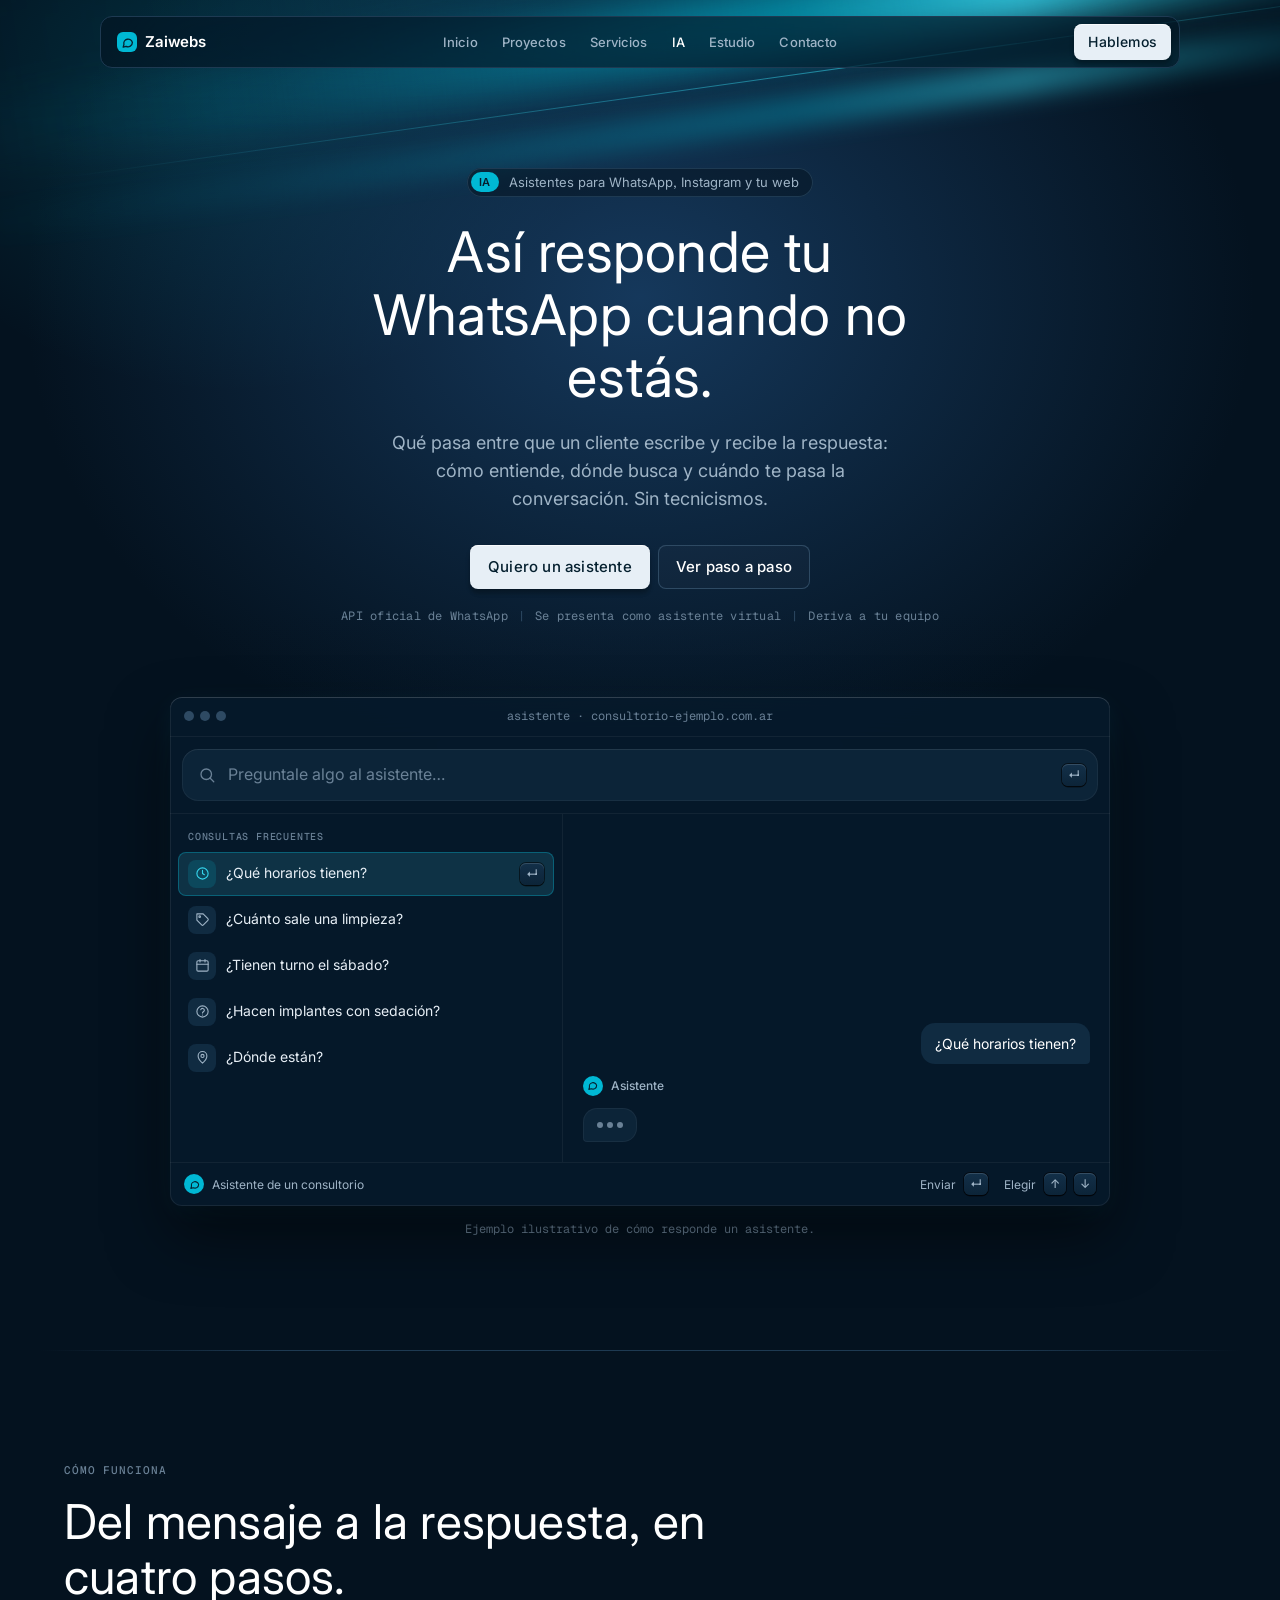
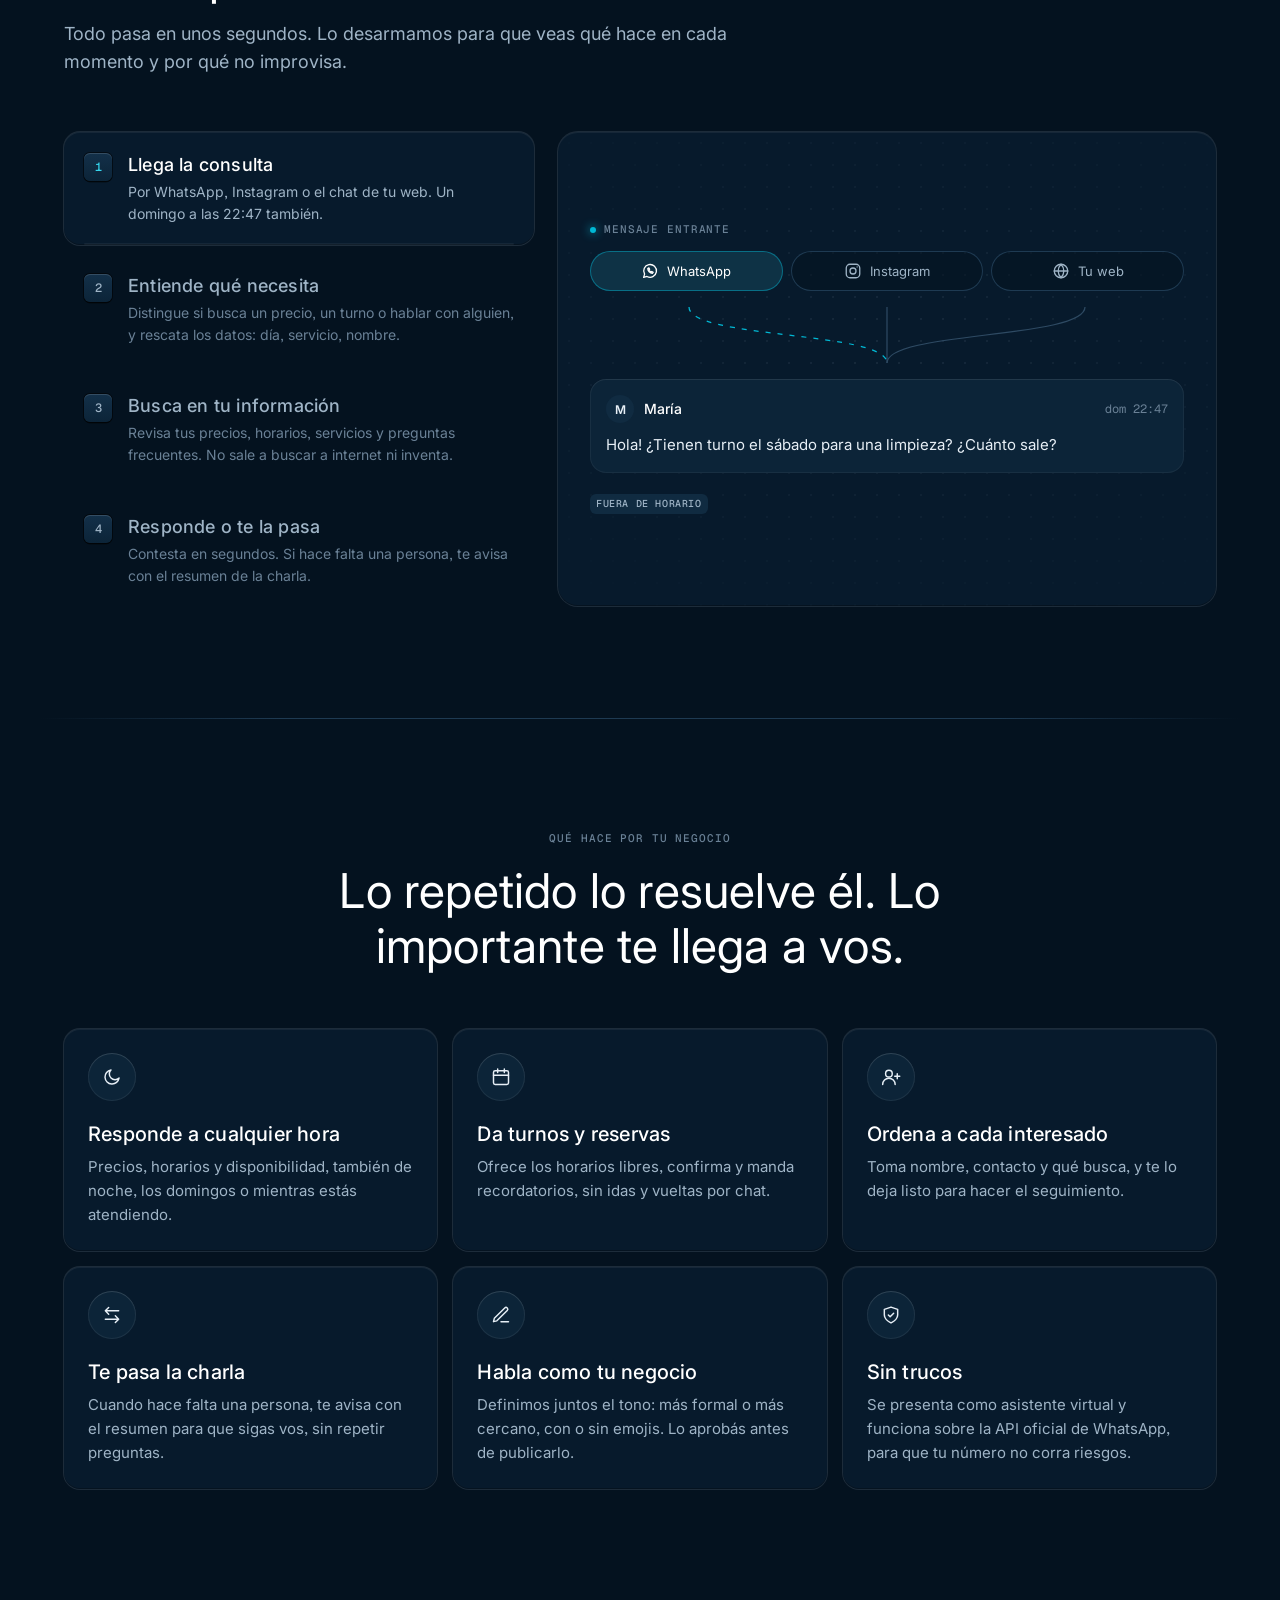
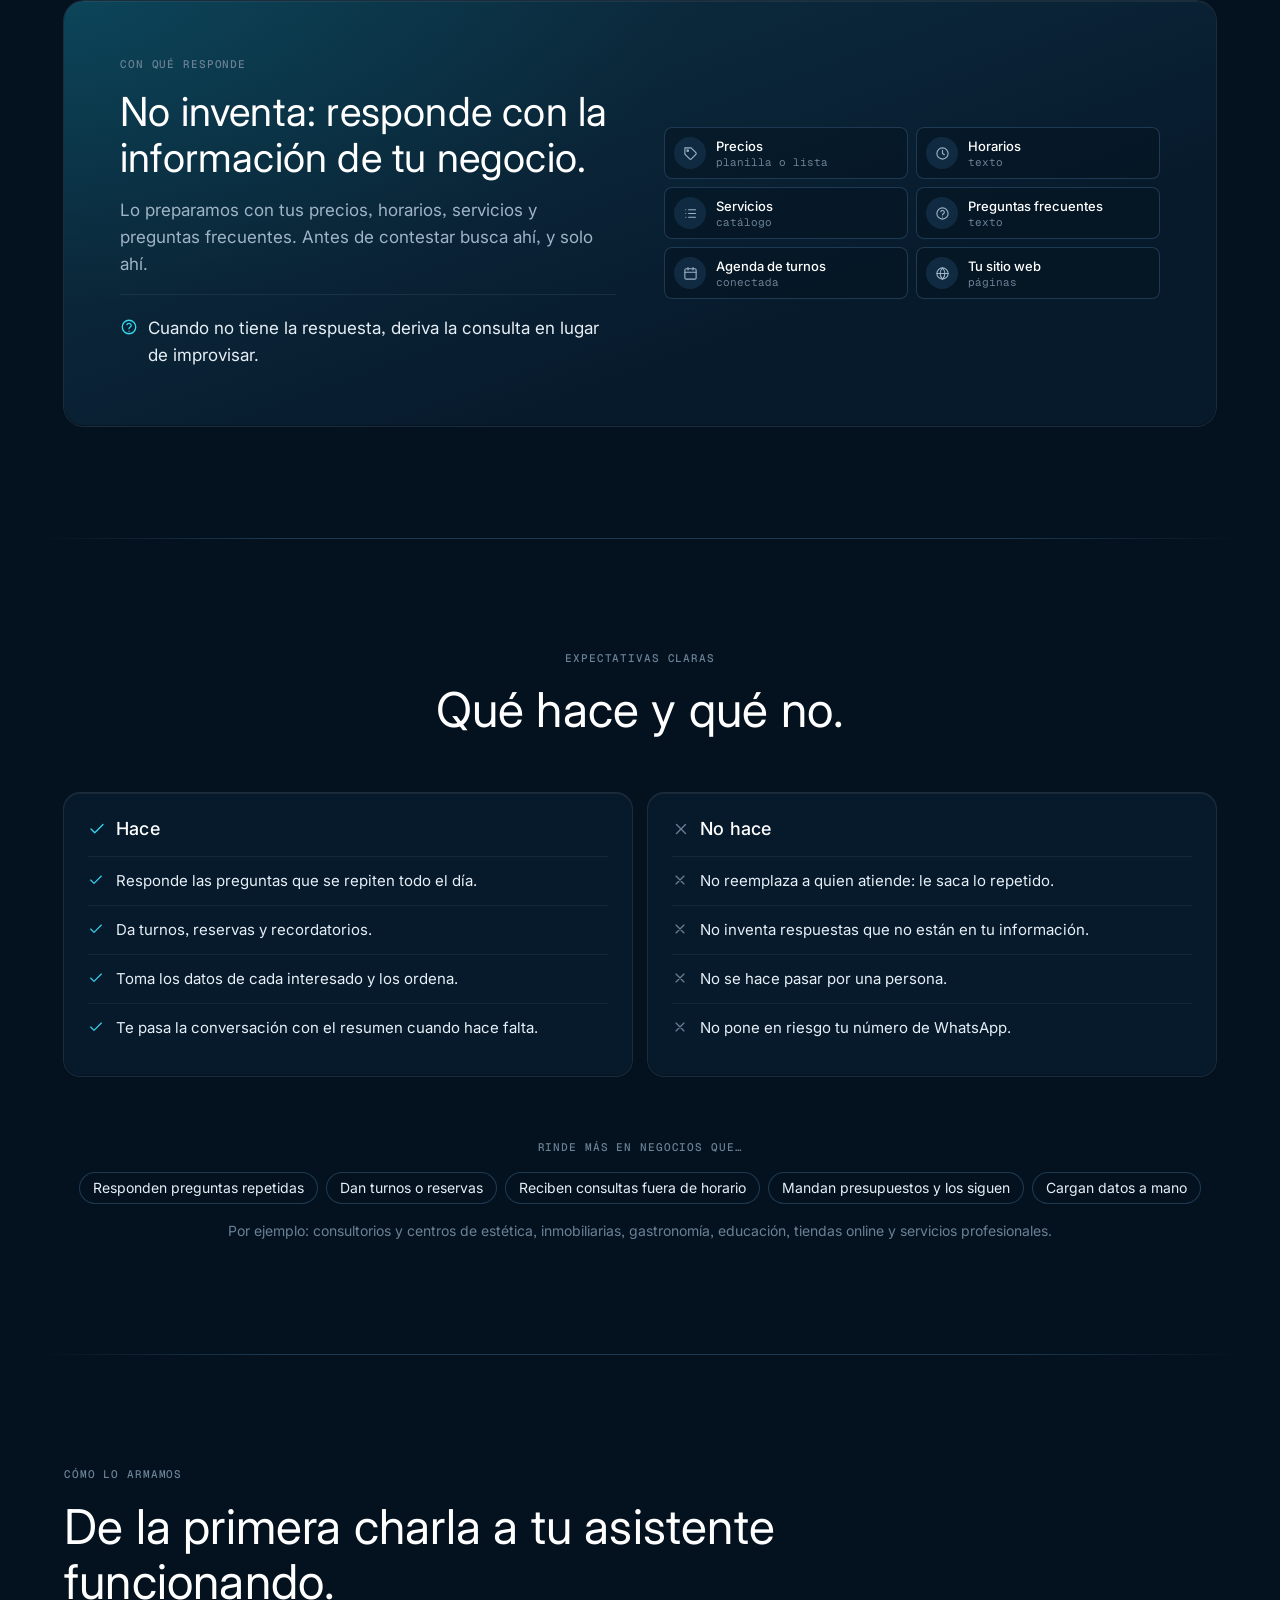
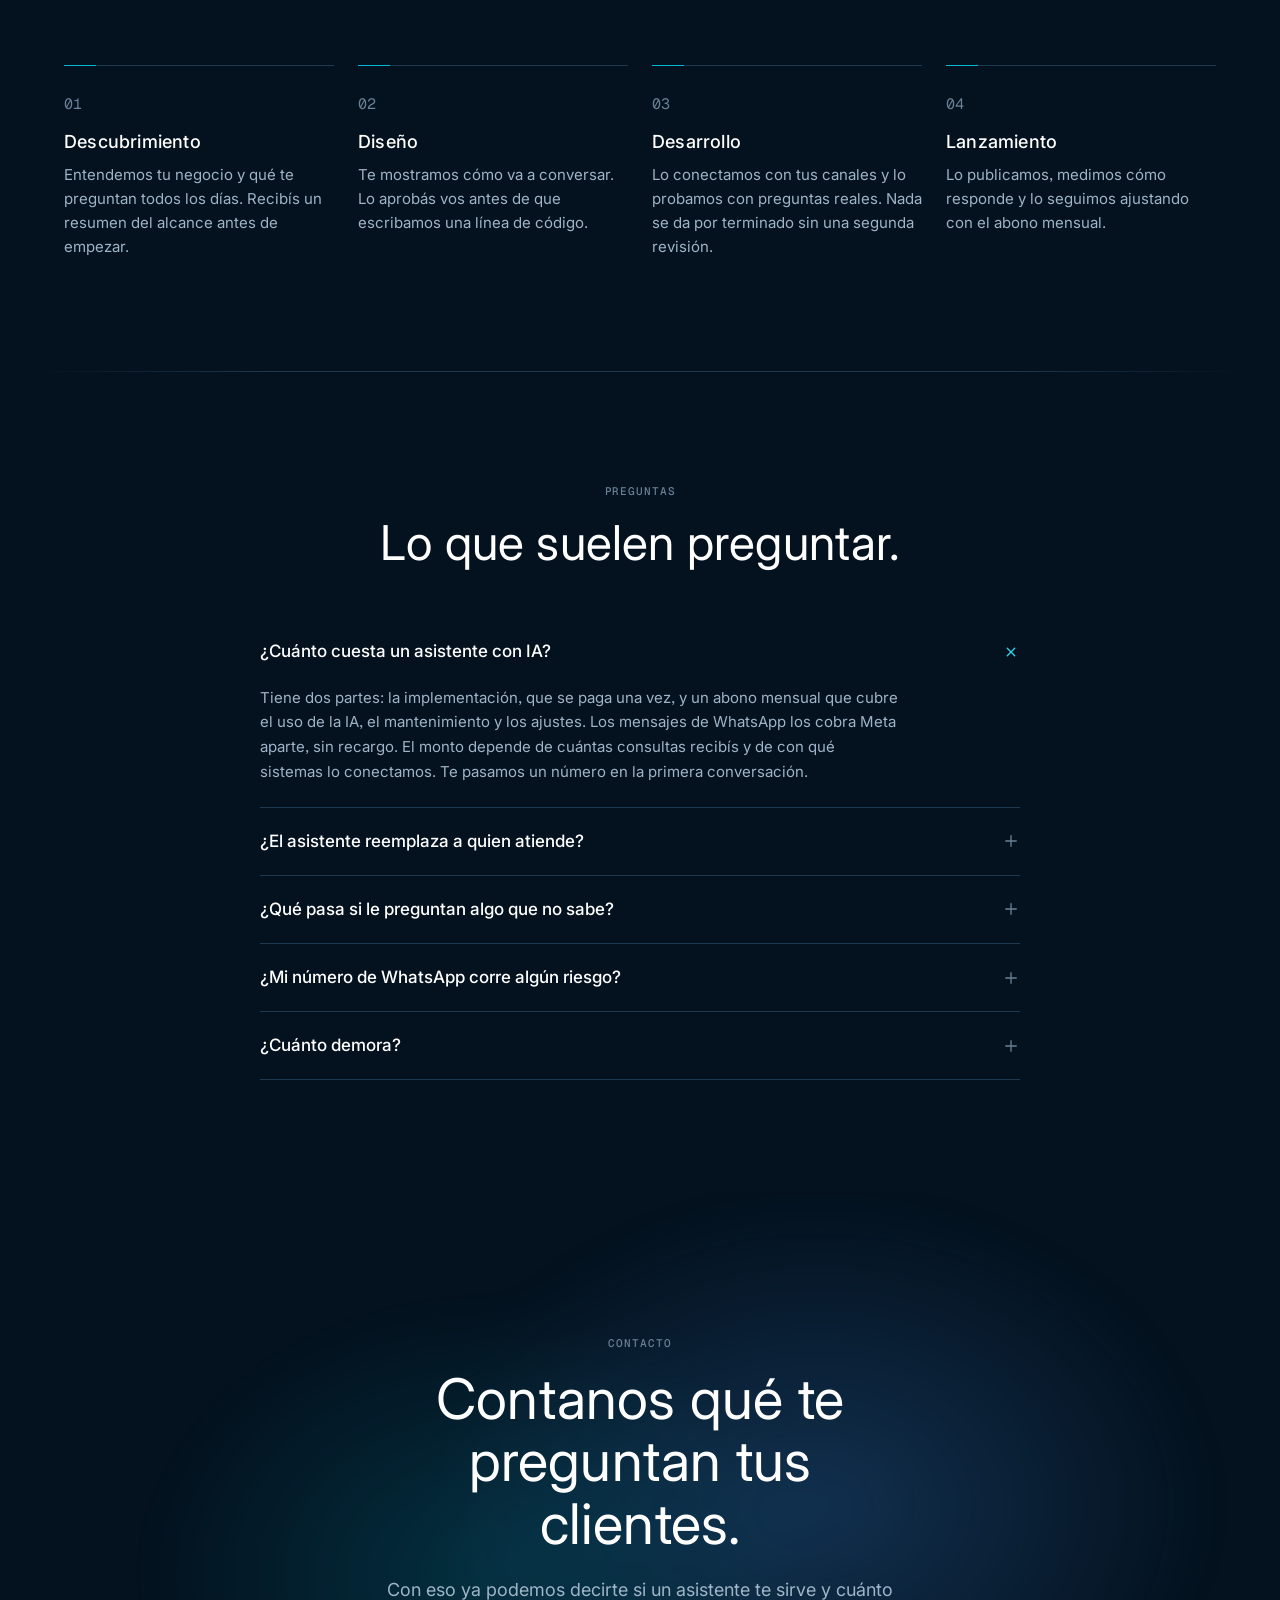
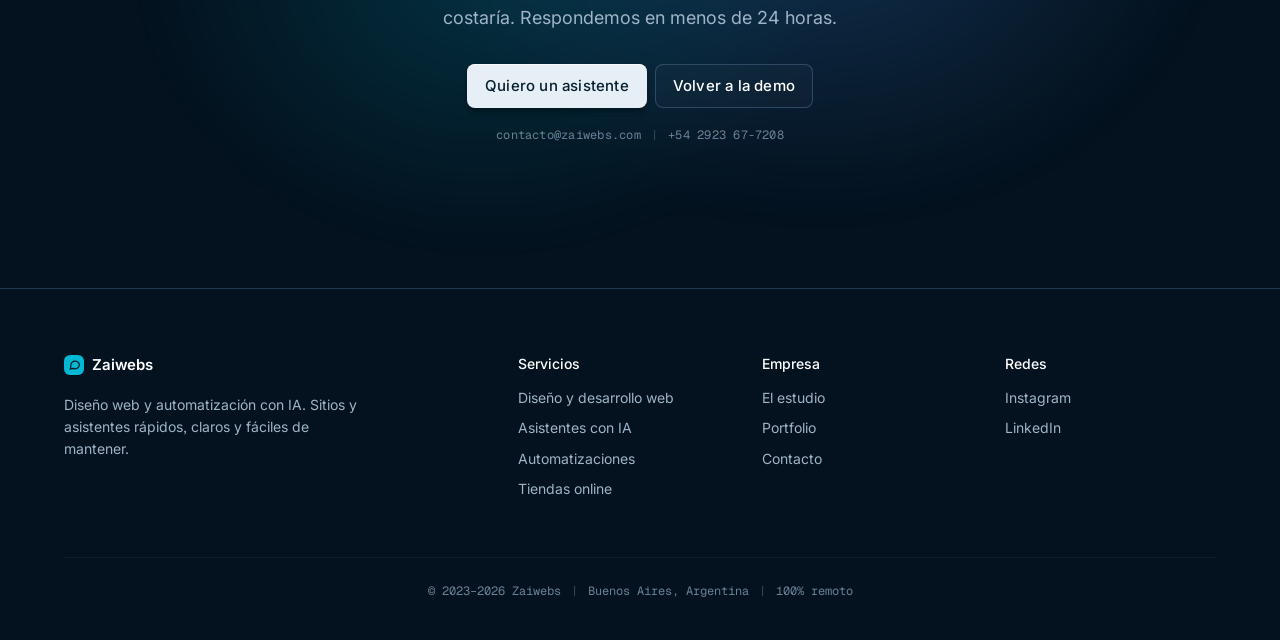
<file: maquetas/asistente-ia.html>
<!DOCTYPE html>
<html lang="es">
<head>
<meta charset="UTF-8">
<meta name="viewport" content="width=device-width, initial-scale=1">
<title>Cómo funciona un asistente con IA | Zaiwebs</title>
<meta name="description" content="Qué pasa entre que un cliente escribe y recibe la respuesta: cómo entiende, dónde busca y cuándo te pasa la conversación.">

<!-- MAQUETA — estilo visual de referencias-diseno/raycast.md con la paleta de Zaiwebs.
     Es un solo archivo para poder abrirlo suelto. Si se publica, el CSS pasa a
     assets/css/ y los tokens de color a variables.css. -->

<link rel="preconnect" href="https://fonts.googleapis.com">
<link rel="preconnect" href="https://fonts.gstatic.com" crossorigin>
<link href="https://fonts.googleapis.com/css2?family=Inter:wght@400;500;600&family=Geist+Mono:wght@400;500&display=swap" rel="stylesheet">

<style>
/* ============================================================
   Tokens
   ------------------------------------------------------------
   Los ROLES son los de Raycast (lienzo casi negro, escalera de
   superficies apenas visible, un solo acento racionado, botón
   neutro claro). Los VALORES son los de Zaiwebs (home.css).
   ============================================================ */
:root {
  color-scheme: dark;

  /* Superficies — escalera de Zaiwebs en el orden de Raycast */
  --canvas:      #04121F;  /* Zaiwebs bg-dark  → rol "Void Black" */
  --card:        #071A2C;  /* Zaiwebs bg       → rol "Ink" */
  --recessed:    #0C2438;  /* Zaiwebs bg-alt   → rol "Obsidian" */
  --raised:      #102B41;  /* Zaiwebs superficie → rol "Graphite" */
  --line:        #1E3A52;  /* Zaiwebs border */
  --line-strong: #2E4A63;

  /* Texto */
  --white: #FFFFFF;
  --text:  #E7EFF6;
  --muted: #9FB4C6;        /* 7.4:1 sobre #071A2C */
  --dim:   #6A8196;        /* 4.7:1 sobre #04121F — solo metadatos */

  /* Acento — el cian reemplaza al coral de Raycast, con la misma ración */
  --accent:      #00B8D4;
  --accent-ink:  #35D6EE;
  --accent-soft: #0E3245;  /* rol "Ember Hush": superficie teñida */
  --on-light:    #05202F;  /* texto sobre botón claro y sobre cian */
  --navy-glow:   27, 69, 112;   /* el azul de los resplandores de la home */
  --cyan-rgb:    0, 184, 212;

  --font: 'Inter', ui-sans-serif, system-ui, -apple-system, BlinkMacSystemFont, "Segoe UI", Roboto, sans-serif;
  --mono: 'Geist Mono', ui-monospace, SFMono-Regular, Menlo, Monaco, Consolas, monospace;

  /* La sombra "tecla" de Raycast: filo claro arriba, anillo fino, sombra
     interna abajo. Las tarjetas parecen hundidas, no flotando. */
  --shadow-key: inset 0 1px 0 rgba(255,255,255,.06), 0 0 0 1px rgba(159,180,198,.16), inset 0 -1px 0 rgba(0,0,0,.28);
  --shadow-window: inset 0 1px 0 rgba(255,255,255,.1), 0 30px 60px rgba(0,0,0,.5), 0 4px 24px rgba(var(--cyan-rgb),.08), inset 0 0 0 1px rgba(255,255,255,.07);
  --shadow-btn: 0 7px 3px rgba(0,0,0,.03), 0 4px 4px rgba(0,0,0,.25);
  --shadow-keycap: 0 0 0 1px rgba(0,0,0,.55), inset 0 1px 0 rgba(255,255,255,.14), 0 1.5px 0 rgba(0,0,0,.5);

  --r-sm: 8px;
  --r-md: 16px;
  --r-lg: 20px;
}

/* ============ Base ============ */
*, *::before, *::after { box-sizing: border-box; }
html { -webkit-text-size-adjust: 100%; scroll-behavior: smooth; }
body {
  margin: 0;
  background: var(--canvas);
  color: var(--muted);
  font-family: var(--font);
  font-size: 16px;
  line-height: 1.6;
  font-feature-settings: "calt", "kern", "liga", "ss03";
  -webkit-font-smoothing: antialiased;
  -moz-osx-font-smoothing: grayscale;
  overflow-x: hidden;
}
h1, h2, h3, h4, p, ul, ol, figure { margin: 0; padding: 0; }
ul, ol { list-style: none; }
a { color: inherit; text-decoration: none; }
button { font: inherit; color: inherit; background: none; border: 0; padding: 0; cursor: pointer; }
::selection { background: rgba(var(--cyan-rgb), .38); color: #fff; }
:focus-visible { outline: 2px solid var(--accent); outline-offset: 2px; border-radius: 6px; }

.wrap { max-width: 1200px; margin-inline: auto; padding-inline: 24px; }
.ic { width: 18px; height: 18px; flex: none; fill: none; stroke: currentColor; stroke-width: 1.75; stroke-linecap: round; stroke-linejoin: round; }
.visually-hidden { position: absolute; width: 1px; height: 1px; overflow: hidden; clip: rect(0 0 0 0); white-space: nowrap; }

/* ============ Botones ============
   Raycast no tiene botón de color: el primario es un gris claro neutro.
   Acá es el #E7EFF6 de Zaiwebs con texto azul noche (15:1). */
.btn {
  display: inline-flex; align-items: center; justify-content: center; gap: 8px;
  height: 36px; padding: 0 14px; border-radius: var(--r-sm);
  font-size: 14px; font-weight: 500; letter-spacing: .2px; white-space: nowrap;
  transition: background .15s, box-shadow .15s, color .15s;
}
.btn-lg { height: 44px; padding: 0 18px; font-size: 15px; }
.btn-light { background: var(--text); color: var(--on-light); box-shadow: var(--shadow-btn), inset 0 1px 0 rgba(255,255,255,.7); }
.btn-ghost { color: var(--white); background: rgba(255,255,255,.02); box-shadow: inset 0 0 0 1px var(--line-strong), inset 0 1px 0 rgba(255,255,255,.05); }
@media (hover: hover) {
  .btn-light:hover { background: var(--white); }
  .btn-ghost:hover { box-shadow: inset 0 0 0 1px var(--muted), inset 0 1px 0 rgba(255,255,255,.05); }
}

.kbd {
  display: inline-flex; align-items: center; justify-content: center;
  min-width: 22px; height: 22px; padding: 0 6px; border-radius: 6px;
  background: linear-gradient(#133049, #0C2438);
  box-shadow: var(--shadow-keycap);
  font: 500 12px/1 var(--font); color: var(--muted);
}

.ai-badge {
  display: inline-flex; align-items: center; height: 20px; padding: 0 8px; border-radius: 9999px;
  background: var(--accent); color: var(--on-light);
  font: 600 11px/1 var(--font); letter-spacing: .8px;
}

.eyebrow { font: 500 11px/1.4 var(--mono); letter-spacing: .08em; text-transform: uppercase; color: var(--dim); }

/* ============ Navegación flotante ============ */
.nav { position: fixed; inset: calc(16px + env(safe-area-inset-top, 0px)) 0 auto; z-index: 50; padding-inline: 24px; }
.nav__bar {
  position: relative;
  max-width: 1080px; margin-inline: auto; height: 52px;
  display: flex; align-items: center; gap: 24px; padding: 0 8px 0 16px;
  border: 1px solid var(--line); border-radius: 12px;
  background: rgba(4, 18, 31, .62);
  -webkit-backdrop-filter: blur(48px) saturate(140%); backdrop-filter: blur(48px) saturate(140%);
}
.logo { display: inline-flex; align-items: center; gap: 8px; color: var(--white); font-size: 15px; font-weight: 600; letter-spacing: -.01em; }
.logo__mark { width: 20px; height: 20px; border-radius: 6px; background: var(--accent); display: grid; place-items: center; color: var(--on-light); }
.logo__mark .ic { width: 13px; height: 13px; stroke-width: 2.4; }
.nav__links { display: flex; gap: 24px; margin-inline: auto; font-size: 13px; font-weight: 500; letter-spacing: .1px; }
.nav__links a { color: var(--muted); transition: color .15s; }
.nav__links a:hover, .nav__links a[aria-current="page"] { color: var(--white); }
.nav__menu { display: none; width: 36px; height: 36px; place-items: center; border-radius: var(--r-sm); color: var(--text); }

/* ============ Hero ============ */
.hero { position: relative; isolation: isolate; overflow: hidden; padding: 168px 0 112px; }

/* El momento "cinemático" de Raycast (barras diagonales desenfocadas sobre
   un lavado azul), con el cian y el azul de los resplandores de la home. */
.hero__art { position: absolute; inset: 0; z-index: -1; pointer-events: none; }
.hero__art .wash {
  position: absolute; inset: 0;
  background:
    radial-gradient(60% 46% at 50% 22%, rgba(var(--navy-glow), .75), rgba(var(--navy-glow), .18) 60%, transparent 80%),
    radial-gradient(40% 30% at 18% 8%, rgba(var(--cyan-rgb), .16), transparent 70%);
}
/* Tres franjas en diagonal por ENCIMA del titular, como la banda de
   lanzamiento de Raycast: se leen como franjas, no como un brillo difuso. */
.hero__art .bar {
  position: absolute; left: -25%; width: 150%;
  transform: rotate(-8deg);
  background: linear-gradient(90deg, transparent 12%, rgba(var(--cyan-rgb), .12) 30%, rgba(var(--cyan-rgb), .62) 58%, rgba(53, 214, 238, .85) 70%, rgba(var(--cyan-rgb), .2) 86%, transparent 96%);
  animation: deriva 18s ease-in-out infinite alternate;
}
.hero__art .bar--1 { top: 6px; height: 72px; filter: blur(18px); }
.hero__art .bar--2 { top: 118px; height: 30px; opacity: .6; filter: blur(12px); animation-duration: 23s; }
.hero__art .bar--3 { top: -110px; height: 130px; opacity: .45; filter: blur(42px); animation-duration: 29s; }
.hero__art .line {
  position: absolute; left: -25%; width: 150%; height: 1px; top: 96px;
  transform: rotate(-8deg);
  background: linear-gradient(90deg, transparent 20%, rgba(53, 214, 238, .55) 62%, transparent 90%);
}
.hero__art .fade { position: absolute; inset: auto 0 0; height: 55%; background: linear-gradient(transparent, var(--canvas) 70%); }
@keyframes deriva { from { translate: -3% 0; } to { translate: 4% 2%; } }

.hero__copy { display: flex; flex-direction: column; align-items: center; text-align: center; }
.pill {
  display: inline-flex; align-items: center; gap: 10px;
  padding: 4px 14px 4px 4px; border-radius: 9999px;
  background: rgba(4, 18, 31, .5); box-shadow: inset 0 0 0 1px var(--line);
  font-size: 13px; color: var(--muted);
}
.hero h1 {
  margin-top: 24px; max-width: 16ch;
  font-size: 56px; font-weight: 400; line-height: 1.12; letter-spacing: .22px; color: var(--white);
}
.hero__lede { margin-top: 20px; max-width: 520px; font-size: 18px; line-height: 1.55; color: var(--muted); }
.hero__actions { display: flex; flex-wrap: wrap; justify-content: center; gap: 8px; margin-top: 32px; }
.meta { display: flex; flex-wrap: wrap; justify-content: center; gap: 6px 10px; margin-top: 18px; font: 400 12px/1.5 var(--mono); letter-spacing: .02em; color: var(--dim); }
.meta span[aria-hidden] { color: var(--line-strong); }

/* ============ Ventana de demo (App Window Mockup) ============ */
.window {
  max-width: 940px; margin: 72px auto 0; text-align: left;
  border-radius: 12px; overflow: hidden;
  background: rgba(7, 26, 44, .82);
  -webkit-backdrop-filter: blur(24px); backdrop-filter: blur(24px);
  box-shadow: var(--shadow-window);
}
.win-bar { display: flex; align-items: center; height: 40px; padding: 0 14px; border-bottom: 1px solid rgba(255,255,255,.05); }
.win-dots { display: flex; gap: 6px; }
.win-dots i { width: 10px; height: 10px; border-radius: 50%; background: var(--line-strong); }
.win-title { flex: 1; text-align: center; margin-right: 42px; font: 400 12px/1 var(--mono); color: var(--dim); white-space: nowrap; overflow: hidden; text-overflow: ellipsis; }

.cmd {
  display: flex; align-items: center; gap: 12px;
  margin: 12px; height: 52px; padding: 0 12px 0 16px; border-radius: var(--r-md);
  background: var(--recessed);
  box-shadow: inset 0 0 0 1px rgba(255,255,255,.05), inset 0 1px 0 rgba(255,255,255,.04);
  color: var(--dim);
}
.cmd__text { flex: 1; min-width: 0; font-size: 16px; color: var(--white); white-space: nowrap; overflow: hidden; text-overflow: ellipsis; }
.cmd__text.is-placeholder { color: var(--dim); }
.cmd__text.is-typing::after { content: ""; display: inline-block; width: 2px; height: 18px; margin-left: 2px; vertical-align: -3px; background: var(--accent); animation: parpadeo 1s steps(1) infinite; }
@keyframes parpadeo { 50% { opacity: 0; } }

.win-body { display: grid; grid-template-columns: minmax(0, 5fr) minmax(0, 7fr); border-top: 1px solid rgba(255,255,255,.05); }
.q-list { padding: 8px; display: flex; flex-direction: column; gap: 2px; }
.q-list .eyebrow { padding: 8px 10px 6px; font-size: 10px; }
.q-row {
  display: flex; align-items: center; gap: 10px; width: 100%;
  padding: 8px 10px; border-radius: var(--r-sm); text-align: left;
  font-size: 14px; line-height: 1.35; color: var(--text);
  transition: background .15s, box-shadow .15s;
}
.q-row__ic { width: 28px; height: 28px; border-radius: var(--r-sm); display: grid; place-items: center; flex: none; background: var(--raised); color: var(--muted); transition: color .15s, background .15s; }
.q-row__ic .ic { width: 15px; height: 15px; }
.q-row__txt { flex: 1; min-width: 0; }
.q-row .kbd { opacity: 0; transition: opacity .15s; }
@media (hover: hover) { .q-row:hover { background: rgba(255,255,255,.03); } }
/* La única mancha de color dentro de la ventana: la fila elegida */
.q-row[aria-selected="true"] { background: var(--accent-soft); box-shadow: inset 0 0 0 1px rgba(var(--cyan-rgb), .35); }
.q-row[aria-selected="true"] .q-row__ic { background: rgba(var(--cyan-rgb), .16); color: var(--accent-ink); }
.q-row[aria-selected="true"] .kbd { opacity: 1; }

.chat { border-left: 1px solid rgba(255,255,255,.05); padding: 20px; height: 348px; display: flex; flex-direction: column; justify-content: flex-end; gap: 12px; overflow: hidden; }
.chat__empty { margin: auto; text-align: center; font-size: 14px; color: var(--dim); }
.msg { max-width: 86%; padding: 10px 14px; border-radius: 14px; font-size: 14px; line-height: 1.5; animation: entra .25s ease-out both; }
.msg--user { align-self: flex-end; background: var(--raised); color: var(--white); border-bottom-right-radius: 4px; }
.msg--bot { align-self: flex-start; background: var(--recessed); color: var(--text); box-shadow: inset 0 0 0 1px rgba(255,255,255,.05); border-bottom-left-radius: 4px; }
.bot-head { display: flex; align-items: center; gap: 8px; font-size: 12px; font-weight: 500; color: var(--muted); animation: entra .25s ease-out both; }
.bot-head__av { width: 20px; height: 20px; border-radius: 50%; background: var(--accent); color: var(--on-light); display: grid; place-items: center; }
.bot-head__av .ic { width: 11px; height: 11px; stroke-width: 2.4; }
.typing { display: inline-flex; gap: 4px; padding: 14px; }
.typing i { width: 6px; height: 6px; border-radius: 50%; background: var(--dim); animation: salta 1.1s infinite; }
.typing i:nth-child(2) { animation-delay: .15s; } .typing i:nth-child(3) { animation-delay: .3s; }
@keyframes salta { 0%, 60%, 100% { transform: none; opacity: .5; } 30% { transform: translateY(-4px); opacity: 1; } }
@keyframes entra { from { opacity: 0; transform: translateY(6px); } }
.chat__foot { display: flex; flex-wrap: wrap; align-items: center; gap: 6px; animation: entra .3s ease-out both; }
.src { display: inline-flex; align-items: center; gap: 6px; height: 22px; padding: 0 8px; border-radius: 6px; background: var(--raised); font: 400 11px/1 var(--mono); color: var(--muted); }
.src .ic { width: 12px; height: 12px; }
.src--none { background: transparent; box-shadow: inset 0 0 0 1px var(--line-strong); color: var(--dim); }
.chip { display: inline-flex; align-items: center; height: 28px; padding: 0 12px; border-radius: 9999px; box-shadow: inset 0 0 0 1px var(--line-strong); font-size: 13px; color: var(--white); }
.handoff { align-self: center; font: 400 11px/1.4 var(--mono); color: var(--dim); padding: 4px 10px; border-radius: 9999px; box-shadow: inset 0 0 0 1px var(--line); animation: entra .3s ease-out both; }

.win-foot { display: flex; align-items: center; justify-content: space-between; gap: 12px; height: 44px; padding: 0 14px; border-top: 1px solid rgba(255,255,255,.05); font-size: 12px; color: var(--muted); }
.win-foot__who { display: inline-flex; align-items: center; gap: 8px; min-width: 0; white-space: nowrap; overflow: hidden; text-overflow: ellipsis; }
.win-foot__keys { display: inline-flex; align-items: center; gap: 8px; white-space: nowrap; }
.win-foot__keys span[aria-hidden] { width: 1px; height: 14px; background: var(--line); }
.demo-note { margin-top: 14px; text-align: center; font: 400 12px/1.5 var(--mono); color: var(--dim); }

/* ============ Secciones ============ */
.section { padding: 112px 0; }
.divider { max-width: 1200px; height: 1px; margin-inline: auto; background: linear-gradient(90deg, transparent, var(--line) 20%, var(--line) 80%, transparent); }
.sec-head { max-width: 720px; }
.sec-head--center { margin-inline: auto; text-align: center; }
.sec-head h2 { margin-top: 16px; font-size: 48px; font-weight: 400; line-height: 1.15; letter-spacing: .2px; color: var(--white); }
.sec-head p:not(.eyebrow) { margin-top: 16px; font-size: 18px; line-height: 1.55; }
.sec-head--center p:not(.eyebrow) { margin-inline: auto; max-width: 560px; }

/* ============ Cómo funciona: pasos + escenario ============ */
.flow { display: grid; grid-template-columns: minmax(0, 5fr) minmax(0, 7fr); gap: 24px; margin-top: 56px; }
.steps { display: flex; flex-direction: column; gap: 8px; }
.step {
  position: relative; overflow: hidden;
  display: grid; grid-template-columns: auto 1fr; gap: 4px 16px; align-items: start;
  padding: 20px; border-radius: var(--r-md); text-align: left;
  transition: background .2s, box-shadow .2s;
}
.step .kbd { grid-row: span 2; min-width: 28px; height: 28px; font-family: var(--mono); margin-top: 1px; }
.step h3 { font-size: 18px; font-weight: 500; line-height: 1.4; letter-spacing: .2px; color: var(--muted); transition: color .2s; }
.step p { font-size: 14px; line-height: 1.55; color: var(--dim); transition: color .2s; }
@media (hover: hover) { .step:hover h3 { color: var(--text); } }
.step[aria-selected="true"] { background: var(--card); box-shadow: var(--shadow-key); }
.step[aria-selected="true"] h3 { color: var(--white); }
.step[aria-selected="true"] p { color: var(--muted); }
.step[aria-selected="true"] .kbd { color: var(--accent-ink); }
.step__bar { position: absolute; left: 20px; right: 20px; bottom: 0; height: 2px; border-radius: 2px; background: rgba(255,255,255,.05); overflow: hidden; opacity: 0; }
.step[aria-selected="true"] .step__bar { opacity: 1; }
.step__bar i { display: block; height: 100%; width: 0; background: var(--accent); }
.step.is-running .step__bar i { animation: avance var(--dur, 6s) linear forwards; }
@keyframes avance { to { width: 100%; } }

.stage {
  position: relative; display: grid; overflow: hidden;
  min-height: 460px; padding: 32px; border-radius: var(--r-lg);
  background: var(--card); box-shadow: var(--shadow-key);
}
.stage::before {
  content: ""; position: absolute; inset: 0; pointer-events: none;
  background-image: radial-gradient(rgba(159,180,198,.1) 1px, transparent 1px);
  background-size: 22px 22px;
  -webkit-mask-image: radial-gradient(80% 70% at 50% 45%, #000, transparent);
          mask-image: radial-gradient(80% 70% at 50% 45%, #000, transparent);
}
.panel {
  grid-area: 1 / 1; position: relative;
  display: flex; flex-direction: column; justify-content: center; gap: 16px;
  opacity: 0; transform: translateY(8px); visibility: hidden;
  transition: opacity .35s, transform .35s, visibility 0s .35s;
}
.panel.is-on { opacity: 1; transform: none; visibility: visible; transition: opacity .35s, transform .35s; }
.panel__tag { font: 500 11px/1 var(--mono); letter-spacing: .08em; text-transform: uppercase; color: var(--dim); display: flex; align-items: center; gap: 8px; }
.panel__tag::before { content: ""; width: 6px; height: 6px; border-radius: 50%; background: var(--accent); box-shadow: 0 0 10px var(--accent); }

.box { border-radius: var(--r-md); background: var(--recessed); box-shadow: inset 0 0 0 1px rgba(255,255,255,.05), inset 0 1px 0 rgba(255,255,255,.04); padding: 16px; }
.person { display: flex; align-items: center; gap: 10px; margin-bottom: 10px; }
.person__av { width: 28px; height: 28px; border-radius: 50%; background: var(--raised); color: var(--text); display: grid; place-items: center; font-size: 12px; font-weight: 600; }
.person b { font-size: 14px; font-weight: 500; color: var(--white); }
.person time { margin-left: auto; font: 400 12px/1 var(--mono); color: var(--dim); }
.box__text { font-size: 15px; line-height: 1.55; color: var(--text); }
.badge { display: inline-flex; align-items: center; height: 20px; padding: 0 6px; border-radius: 6px; background: var(--raised); font: 500 10px/1 var(--mono); letter-spacing: .06em; text-transform: uppercase; color: var(--muted); }

/* Paso 1 — canales que convergen */
.channels { display: grid; grid-template-columns: repeat(3, 1fr); gap: 8px; }
.channel { display: flex; align-items: center; justify-content: center; gap: 8px; height: 40px; border-radius: 9999px; box-shadow: inset 0 0 0 1px var(--line); font-size: 13px; color: var(--muted); background: rgba(4,18,31,.5); }
.channel.is-hot { color: var(--white); box-shadow: inset 0 0 0 1px rgba(var(--cyan-rgb), .45); background: var(--accent-soft); }
.wires { width: 100%; height: 56px; display: block; overflow: visible; }
.wires path { fill: none; stroke: var(--line-strong); stroke-width: 1.25; vector-effect: non-scaling-stroke; }
.wires .hot { stroke: var(--accent); stroke-dasharray: 5 7; animation: fluye 1.2s linear infinite; }
@keyframes fluye { to { stroke-dashoffset: -24; } }

/* Paso 2 — lo que entiende */
mark { background: rgba(var(--cyan-rgb), .14); color: var(--white); border-radius: 4px; padding: 0 3px; box-shadow: inset 0 -1.5px 0 var(--accent); }
.facts { display: grid; gap: 0; }
.fact { display: grid; grid-template-columns: 110px 1fr; align-items: center; gap: 12px; padding: 10px 0; border-top: 1px solid rgba(255,255,255,.05); font-size: 14px; }
.fact:first-child { border-top: 0; padding-top: 0; }
.fact dt { font: 400 11px/1.3 var(--mono); letter-spacing: .06em; text-transform: uppercase; color: var(--dim); }
.fact dd { margin: 0; color: var(--white); display: flex; align-items: center; gap: 10px; }
.conf { flex: 1; max-width: 140px; height: 4px; border-radius: 4px; background: var(--raised); overflow: hidden; }
.conf i { display: block; height: 100%; width: 0; background: var(--accent); transition: width .9s .25s cubic-bezier(.2,.7,.2,1); }
.panel.is-on .conf i { width: 94%; }
.conf-num { font: 400 12px/1 var(--mono); color: var(--muted); }

/* Paso 3 — dónde busca */
.docs { display: grid; grid-template-columns: repeat(2, minmax(0, 1fr)); gap: 8px; }
.doc { display: flex; align-items: center; gap: 10px; padding: 10px; border-radius: var(--r-sm); box-shadow: inset 0 0 0 1px var(--line); background: rgba(4,18,31,.5); transition: box-shadow .3s, background .3s; }
.doc__ic { width: 32px; height: 32px; border-radius: 50%; display: grid; place-items: center; flex: none; background: var(--raised); color: var(--muted); transition: color .3s, background .3s; }
.doc__ic .ic { width: 15px; height: 15px; }
.doc b { display: block; font-size: 13px; font-weight: 500; color: var(--white); line-height: 1.3; }
.doc small { display: block; font: 400 11px/1.3 var(--mono); color: var(--dim); }
.panel.is-on .doc.is-match { box-shadow: inset 0 0 0 1px rgba(var(--cyan-rgb), .45); background: var(--accent-soft); }
.panel.is-on .doc.is-match .doc__ic { background: rgba(var(--cyan-rgb), .16); color: var(--accent-ink); }
.panel.is-on .doc.is-match:nth-child(3) { transition-delay: .35s; }
.panel.is-on .doc.is-match:nth-child(3) .doc__ic { transition-delay: .35s; }
.snippet { display: grid; gap: 6px; }
.snippet__src { font: 400 11px/1 var(--mono); color: var(--dim); }
.snippet p:not(.snippet__src) { font-size: 14px; color: var(--text); }

/* Paso 4 — responde o deriva */
.quick { display: flex; flex-wrap: wrap; gap: 6px; }
.or { display: flex; align-items: center; gap: 12px; font: 400 11px/1 var(--mono); letter-spacing: .06em; text-transform: uppercase; color: var(--dim); }
.or::before, .or::after { content: ""; flex: 1; height: 1px; background: var(--line); }
.handoff-card { display: flex; align-items: center; gap: 14px; }
.handoff-card .doc__ic { width: 40px; height: 40px; color: var(--text); }
.handoff-card b { display: block; font-size: 15px; font-weight: 500; color: var(--white); }
.handoff-card small { display: block; font-size: 13px; line-height: 1.5; color: var(--muted); }

/* ============ Qué puede hacer ============ */
.grid-3 { display: grid; grid-template-columns: repeat(3, minmax(0, 1fr)); gap: 16px; margin-top: 56px; }
.card { padding: 24px; border-radius: var(--r-md); background: var(--card); box-shadow: var(--shadow-key); }
.icon-circle { width: 48px; height: 48px; border-radius: 99999px; display: grid; place-items: center; background: var(--recessed); color: var(--text); box-shadow: inset 0 0 0 1px rgba(255,255,255,.07), inset 0 1px 0 rgba(255,255,255,.08); }
.icon-circle .ic { width: 20px; height: 20px; }
.card h3 { margin-top: 20px; font-size: 20px; font-weight: 500; line-height: 1.3; letter-spacing: .2px; color: var(--white); }
.card p { margin-top: 8px; font-size: 15px; line-height: 1.6; }

/* ============ Tu información (superficie teñida) ============ */
.kb {
  display: grid; grid-template-columns: minmax(0, 1fr) minmax(0, 1fr); gap: 48px; align-items: center;
  padding: 56px; border-radius: var(--r-lg);
  background:
    radial-gradient(90% 120% at 0% 0%, rgba(var(--cyan-rgb), .14), transparent 60%),
    linear-gradient(160deg, var(--accent-soft), var(--card) 70%);
  box-shadow: var(--shadow-key);
}
.kb h2 { margin-top: 16px; font-size: 40px; font-weight: 400; line-height: 1.15; letter-spacing: .2px; color: var(--white); }
.kb p:not(.eyebrow) { margin-top: 16px; font-size: 17px; line-height: 1.6; }
.kb__note { display: flex; gap: 10px; align-items: flex-start; margin-top: 24px; padding-top: 20px; border-top: 1px solid rgba(255,255,255,.07); font-size: 14px; color: var(--text); }
.kb__note .ic { color: var(--accent-ink); margin-top: 3px; }
.tiles { display: grid; grid-template-columns: repeat(2, minmax(0, 1fr)); gap: 8px; }

/* ============ Hace / no hace ============ */
.compare { display: grid; grid-template-columns: repeat(2, minmax(0, 1fr)); gap: 16px; margin-top: 56px; }
.compare .card h3 { margin-top: 0; display: flex; align-items: center; gap: 10px; font-size: 18px; }
.compare ul { margin-top: 16px; display: grid; }
.compare li { display: flex; gap: 12px; align-items: flex-start; padding: 12px 0; border-top: 1px solid rgba(255,255,255,.05); font-size: 15px; color: var(--text); }
.compare li .ic { margin-top: 3px; width: 16px; height: 16px; }
.compare .yes .ic { color: var(--accent-ink); }
.compare .no .ic { color: var(--dim); }
.pills { display: flex; flex-wrap: wrap; justify-content: center; gap: 8px; margin-top: 16px; }
.pills li { height: 32px; display: inline-flex; align-items: center; padding: 0 14px; border-radius: 9999px; box-shadow: inset 0 0 0 1px var(--line); font-size: 14px; color: var(--text); }
.fits { margin-top: 64px; text-align: center; }
.fits > p:last-child { margin-top: 16px; font-size: 14px; color: var(--dim); }

/* ============ Proceso ============ */
.phases { display: grid; grid-template-columns: repeat(4, minmax(0, 1fr)); gap: 24px; margin-top: 56px; }
.phase { position: relative; padding-top: 20px; border-top: 1px solid var(--line); }
.phase::before { content: ""; position: absolute; top: -1px; left: 0; width: 32px; height: 1px; background: var(--accent); }
.phase__n { font: 400 12px/1 var(--mono); color: var(--dim); }
.phase h3 { margin-top: 12px; font-size: 18px; font-weight: 500; letter-spacing: .2px; color: var(--white); }
.phase p { margin-top: 6px; font-size: 15px; line-height: 1.6; }

/* ============ Preguntas ============ */
.faq { max-width: 760px; margin: 48px auto 0; }
.faq details { border-bottom: 1px solid var(--line); }
.faq summary { list-style: none; cursor: pointer; display: flex; align-items: center; justify-content: space-between; gap: 16px; padding: 20px 0; font-size: 17px; font-weight: 500; color: var(--white); }
.faq summary::-webkit-details-marker { display: none; }
.faq summary .ic { color: var(--dim); transition: transform .2s, color .2s; }
.faq details[open] summary .ic { transform: rotate(45deg); color: var(--accent-ink); }
.faq details p { padding: 0 0 22px; max-width: 640px; font-size: 15px; line-height: 1.65; }

/* ============ Cierre ============ */
.final { position: relative; isolation: isolate; overflow: hidden; padding: 144px 0; text-align: center; }
.final__glow { position: absolute; inset: 0; z-index: -1; pointer-events: none;
  background:
    radial-gradient(38% 55% at 38% 55%, rgba(var(--cyan-rgb), .18), transparent 70%),
    radial-gradient(42% 60% at 64% 45%, rgba(var(--navy-glow), .6), transparent 72%);
  filter: blur(20px);
}
.final h2 { font-size: 56px; font-weight: 400; line-height: 1.12; letter-spacing: .22px; color: var(--white); max-width: 16ch; margin: 16px auto 0; }
.final .hero__lede { margin-inline: auto; }

/* ============ Pie ============ */
.footer { border-top: 1px solid var(--line); padding: 64px 0 40px; font-size: 14px; }
.footer__grid { display: grid; grid-template-columns: 2fr repeat(3, 1fr); gap: 32px; }
.footer__tag { margin-top: 16px; max-width: 34ch; }
.footer h3 { font-size: 14px; font-weight: 500; color: var(--white); margin-bottom: 12px; }
.footer li + li { margin-top: 8px; }
.footer li a:hover { color: var(--white); }
.footer__meta { display: flex; flex-wrap: wrap; justify-content: center; gap: 6px 10px; margin-top: 56px; padding-top: 24px; border-top: 1px solid rgba(255,255,255,.05); font: 400 12px/1.5 var(--mono); color: var(--dim); }
.footer__meta span[aria-hidden] { color: var(--line-strong); }

/* ============ Responsive ============ */
@media (max-width: 1000px) {
  .flow, .kb { grid-template-columns: 1fr; }
  .grid-3 { grid-template-columns: repeat(2, minmax(0, 1fr)); }
  .phases { grid-template-columns: repeat(2, minmax(0, 1fr)); gap: 32px 24px; }
  .footer__grid { grid-template-columns: repeat(3, 1fr); }
  .footer__brand { grid-column: 1 / -1; }
}
@media (max-width: 860px) {
  .nav__links { display: none; }
  .nav__menu { display: grid; }
  .nav__bar { gap: 8px; }
  .nav__bar .logo { margin-right: auto; }
  .nav.is-open .nav__links {
    display: flex; flex-direction: column; gap: 4px;
    position: absolute; top: 60px; left: 0; right: 0; padding: 8px;
    border: 1px solid var(--line); border-radius: 12px;
    background: rgba(4, 18, 31, .96);
    -webkit-backdrop-filter: blur(48px); backdrop-filter: blur(48px);
  }
  .nav.is-open .nav__links a { padding: 12px; border-radius: var(--r-sm); font-size: 15px; }
}
@media (max-width: 720px) {
  .wrap { padding-inline: 16px; }
  .nav { padding-inline: 16px; top: calc(12px + env(safe-area-inset-top, 0px)); }
  .hero { padding: 128px 0 80px; }
  .hero h1 { font-size: 38px; line-height: 1.15; }
  .hero__lede { font-size: 17px; }
  .section { padding: 80px 0; }
  .sec-head h2, .final h2 { font-size: 34px; }
  .kb h2 { font-size: 30px; }
  .window { margin-top: 48px; }
  .win-body { grid-template-columns: 1fr; }
  .chat { order: -1; border-left: 0; border-bottom: 1px solid rgba(255,255,255,.05); height: 330px; padding: 16px; }
  .win-foot__keys .hide-sm { display: none; }
  .stage { padding: 20px; min-height: 0; }
  .kb { padding: 28px 20px; gap: 32px; }
  .compare { grid-template-columns: 1fr; }
  .final { padding: 104px 0; }
  .step { padding: 16px; }
  .step:not([aria-selected="true"]) p { display: none; }
  .panel { justify-content: flex-start; }
  /* Apilados, los separadores quedan colgando al final del renglón */
  .meta { flex-direction: column; gap: 2px; }
  .meta span[aria-hidden], .footer__meta span[aria-hidden] { display: none; }
}
@media (max-width: 560px) {
  .grid-3, .phases, .tiles, .docs { grid-template-columns: 1fr; }
  .hero h1 { font-size: 34px; }
  .hero__actions .btn { flex: 1 1 100%; }
  .win-title { margin-right: 0; text-align: right; }
  .fact { grid-template-columns: 88px 1fr; }
  .footer__grid { grid-template-columns: 1fr 1fr; }
  .nav__bar .btn { padding: 0 12px; }
}
@media (prefers-reduced-motion: reduce) {
  html { scroll-behavior: auto; }
  *, *::before, *::after { animation-duration: .01ms !important; animation-iteration-count: 1 !important; transition-duration: .01ms !important; }
}
</style>
</head>
<body>

<!-- Íconos (trazo 1.75, estilo de la home) -->
<svg width="0" height="0" style="position:absolute" aria-hidden="true">
  <defs>
    <symbol id="i-chat" viewBox="0 0 24 24"><path d="M21 12a8 8 0 0 1-11.6 7.1L4 20.5l1.4-4.9A8 8 0 1 1 21 12z"/></symbol>
    <symbol id="i-clock" viewBox="0 0 24 24"><circle cx="12" cy="12" r="9"/><path d="M12 7v5l3 2"/></symbol>
    <symbol id="i-tag" viewBox="0 0 24 24"><path d="M20.6 13.4l-7.2 7.2a2 2 0 0 1-2.8 0L3 13V3h10l7.6 7.6a2 2 0 0 1 0 2.8z"/><circle cx="7.5" cy="7.5" r="1.3"/></symbol>
    <symbol id="i-calendar" viewBox="0 0 24 24"><rect x="3" y="4.5" width="18" height="16.5" rx="2"/><path d="M16 2.5v4M8 2.5v4M3 10h18"/></symbol>
    <symbol id="i-help" viewBox="0 0 24 24"><circle cx="12" cy="12" r="9"/><path d="M9.2 9a3 3 0 0 1 5.8 1c0 2-3 2.6-3 4.2M12 17.5h.01"/></symbol>
    <symbol id="i-pin" viewBox="0 0 24 24"><path d="M12 21s7-6.2 7-11.5a7 7 0 0 0-14 0C5 14.8 12 21 12 21z"/><circle cx="12" cy="9.5" r="2.5"/></symbol>
    <symbol id="i-user" viewBox="0 0 24 24"><circle cx="12" cy="8" r="4"/><path d="M4 21a8 8 0 0 1 16 0"/></symbol>
    <symbol id="i-users" viewBox="0 0 24 24"><circle cx="9" cy="8" r="3.5"/><path d="M2.5 20a6.5 6.5 0 0 1 13 0M16 4.6a3.5 3.5 0 0 1 0 6.8M18.5 14a6.5 6.5 0 0 1 3 6"/></symbol>
    <symbol id="i-search" viewBox="0 0 24 24"><circle cx="11" cy="11" r="7"/><path d="M21 21l-5-5"/></symbol>
    <symbol id="i-file" viewBox="0 0 24 24"><path d="M14 3H6a2 2 0 0 0-2 2v14a2 2 0 0 0 2 2h12a2 2 0 0 0 2-2V9z"/><path d="M14 3v6h6M8 13h8M8 17h5"/></symbol>
    <symbol id="i-globe" viewBox="0 0 24 24"><circle cx="12" cy="12" r="9"/><path d="M3 12h18M12 3c2.5 2.6 3.8 5.6 3.8 9s-1.3 6.4-3.8 9c-2.5-2.6-3.8-5.6-3.8-9S9.5 5.6 12 3z"/></symbol>
    <symbol id="i-grid" viewBox="0 0 24 24"><rect x="3" y="3" width="18" height="18" rx="2"/><path d="M3 9h18M3 15h18M9 3v18"/></symbol>
    <symbol id="i-list" viewBox="0 0 24 24"><path d="M9 6h11M9 12h11M9 18h11M4.5 6h.01M4.5 12h.01M4.5 18h.01"/></symbol>
    <symbol id="i-moon" viewBox="0 0 24 24"><path d="M20.5 13.2A8.5 8.5 0 1 1 10.8 3.5a6.6 6.6 0 0 0 9.7 9.7z"/></symbol>
    <symbol id="i-user-plus" viewBox="0 0 24 24"><circle cx="9.5" cy="8" r="4"/><path d="M2 21a7.5 7.5 0 0 1 15 0M19.5 8v6M16.5 11h6"/></symbol>
    <symbol id="i-swap" viewBox="0 0 24 24"><path d="M8 3L4 7l4 4M4 7h16M16 21l4-4-4-4M20 17H4"/></symbol>
    <symbol id="i-pen" viewBox="0 0 24 24"><path d="M12 20h9M16.5 3.5a2.1 2.1 0 0 1 3 3L7 19l-4 1 1-4z"/></symbol>
    <symbol id="i-shield" viewBox="0 0 24 24"><path d="M12 21.5s8-3.8 8-9.8V5.2L12 2.5 4 5.2v6.5c0 6 8 9.8 8 9.8z"/><path d="M8.8 12l2.2 2.2 4.2-4.4"/></symbol>
    <symbol id="i-check" viewBox="0 0 24 24"><path d="M20 6L9 17l-5-5"/></symbol>
    <symbol id="i-x" viewBox="0 0 24 24"><path d="M6 6l12 12M18 6L6 18"/></symbol>
    <symbol id="i-plus" viewBox="0 0 24 24"><path d="M12 5v14M5 12h14"/></symbol>
    <symbol id="i-menu" viewBox="0 0 24 24"><path d="M4 7h16M4 12h16M4 17h16"/></symbol>
    <symbol id="i-arrow" viewBox="0 0 24 24"><path d="M5 12h14M13 6l6 6-6 6"/></symbol>
    <symbol id="i-insta" viewBox="0 0 24 24"><rect x="3" y="3" width="18" height="18" rx="5"/><circle cx="12" cy="12" r="4"/><path d="M17.5 6.5h.01"/></symbol>
    <symbol id="i-wa" viewBox="0 0 24 24"><path d="M3.5 20.5l1.3-4.3A8.5 8.5 0 1 1 8 19.3z"/><path d="M9 8.8c0 3.3 2.9 6.2 6.2 6.2l1.1-1.4-1.8-1-.9.8a4.8 4.8 0 0 1-2.9-2.9l.8-.9-1-1.8z"/></symbol>
  </defs>
</svg>

<!-- ========== Navegación ========== -->
<header class="nav" id="nav">
  <div class="nav__bar">
    <!-- En el sitio real va assets/img/logo-zaiwebs.svg -->
    <a href="/" class="logo" aria-label="Zaiwebs — Inicio">
      <span class="logo__mark" aria-hidden="true"><svg class="ic"><use href="#i-chat"/></svg></span>
      Zaiwebs
    </a>
    <nav class="nav__links" aria-label="Navegación principal">
      <a href="/#inicio">Inicio</a>
      <a href="/#proyectos">Proyectos</a>
      <a href="/#servicios">Servicios</a>
      <a href="#" aria-current="page">IA</a>
      <a href="/#estudio">Estudio</a>
      <a href="/#contacto">Contacto</a>
    </nav>
    <a class="btn btn-light" href="https://wa.me/5492923677208?text=Hola%20Zaiwebs%2C%20quiero%20consultar%20por%20un%20asistente%20con%20IA." target="_blank" rel="noopener">Hablemos</a>
    <button type="button" class="nav__menu" aria-expanded="false" aria-controls="nav" aria-label="Abrir menú"><svg class="ic"><use href="#i-menu"/></svg></button>
  </div>
</header>

<main>

  <!-- ========== Hero + demo ========== -->
  <section class="hero">
    <div class="hero__art" aria-hidden="true">
      <div class="wash"></div>
      <div class="bar bar--1"></div>
      <div class="bar bar--2"></div>
      <div class="bar bar--3"></div>
      <div class="line"></div>
      <div class="fade"></div>
    </div>

    <div class="wrap">
      <div class="hero__copy">
        <p class="pill"><span class="ai-badge">IA</span> Asistentes para WhatsApp, Instagram y tu web</p>
        <h1>Así responde tu WhatsApp cuando no estás.</h1>
        <p class="hero__lede">Qué pasa entre que un cliente escribe y recibe la respuesta: cómo entiende, dónde busca y cuándo te pasa la conversación. Sin tecnicismos.</p>
        <div class="hero__actions">
          <a class="btn btn-light btn-lg" href="https://wa.me/5492923677208?text=Hola%20Zaiwebs%2C%20quiero%20un%20asistente%20con%20IA%20para%20mi%20negocio." target="_blank" rel="noopener">Quiero un asistente</a>
          <a class="btn btn-ghost btn-lg" href="#como-funciona">Ver paso a paso</a>
        </div>
        <p class="meta"><span>API oficial de WhatsApp</span><span aria-hidden="true">|</span><span>Se presenta como asistente virtual</span><span aria-hidden="true">|</span><span>Deriva a tu equipo</span></p>
      </div>

      <figure class="window" id="demo" aria-label="Demo: un asistente respondiendo consultas">
        <div class="win-bar">
          <div class="win-dots" aria-hidden="true"><i></i><i></i><i></i></div>
          <p class="win-title">asistente · consultorio-ejemplo.com.ar</p>
        </div>
        <div class="cmd">
          <svg class="ic" aria-hidden="true"><use href="#i-search"/></svg>
          <span class="cmd__text is-placeholder" id="cmd-text">Preguntale algo al asistente…</span>
          <span class="kbd" aria-hidden="true">↵</span>
        </div>
        <div class="win-body">
          <div class="q-list" id="q-list" role="listbox" aria-label="Preguntas de ejemplo">
            <p class="eyebrow">Consultas frecuentes</p>
          </div>
          <div class="chat" id="chat" aria-live="polite">
            <p class="chat__empty">Elegí una consulta para ver cómo responde.</p>
          </div>
        </div>
        <div class="win-foot">
          <span class="win-foot__who"><span class="bot-head__av" aria-hidden="true"><svg class="ic"><use href="#i-chat"/></svg></span>Asistente de un consultorio</span>
          <span class="win-foot__keys" aria-hidden="true">Enviar <span class="kbd">↵</span><span class="hide-sm"></span><span class="hide-sm">Elegir</span> <span class="kbd hide-sm">↑</span><span class="kbd hide-sm">↓</span></span>
        </div>
      </figure>
      <p class="demo-note">Ejemplo ilustrativo de cómo responde un asistente.</p>
    </div>
  </section>

  <div class="divider"></div>

  <!-- ========== Cómo funciona ========== -->
  <section class="section" id="como-funciona">
    <div class="wrap">
      <div class="sec-head">
        <p class="eyebrow">Cómo funciona</p>
        <h2>Del mensaje a la respuesta, en cuatro pasos.</h2>
        <p>Todo pasa en unos segundos. Lo desarmamos para que veas qué hace en cada momento y por qué no improvisa.</p>
      </div>

      <div class="flow" id="flow">
        <div class="steps" role="tablist" aria-label="Pasos">
          <button class="step" role="tab" aria-selected="true" aria-controls="p1" id="t1" type="button">
            <span class="kbd">1</span>
            <h3>Llega la consulta</h3>
            <p>Por WhatsApp, Instagram o el chat de tu web. Un domingo a las 22:47 también.</p>
            <span class="step__bar"><i></i></span>
          </button>
          <button class="step" role="tab" aria-selected="false" aria-controls="p2" id="t2" type="button">
            <span class="kbd">2</span>
            <h3>Entiende qué necesita</h3>
            <p>Distingue si busca un precio, un turno o hablar con alguien, y rescata los datos: día, servicio, nombre.</p>
            <span class="step__bar"><i></i></span>
          </button>
          <button class="step" role="tab" aria-selected="false" aria-controls="p3" id="t3" type="button">
            <span class="kbd">3</span>
            <h3>Busca en tu información</h3>
            <p>Revisa tus precios, horarios, servicios y preguntas frecuentes. No sale a buscar a internet ni inventa.</p>
            <span class="step__bar"><i></i></span>
          </button>
          <button class="step" role="tab" aria-selected="false" aria-controls="p4" id="t4" type="button">
            <span class="kbd">4</span>
            <h3>Responde o te la pasa</h3>
            <p>Contesta en segundos. Si hace falta una persona, te avisa con el resumen de la charla.</p>
            <span class="step__bar"><i></i></span>
          </button>
        </div>

        <div class="stage">
          <!-- 1 · Llega -->
          <div class="panel is-on" id="p1" role="tabpanel" aria-labelledby="t1">
            <p class="panel__tag">Mensaje entrante</p>
            <div class="channels">
              <span class="channel is-hot"><svg class="ic"><use href="#i-wa"/></svg>WhatsApp</span>
              <span class="channel"><svg class="ic"><use href="#i-insta"/></svg>Instagram</span>
              <span class="channel"><svg class="ic"><use href="#i-globe"/></svg>Tu web</span>
            </div>
            <svg class="wires" viewBox="0 0 300 56" preserveAspectRatio="none" aria-hidden="true">
              <path d="M150 0 C150 28 150 28 150 56"/>
              <path d="M250 0 C250 32 150 24 150 56"/>
              <path class="hot" d="M50 0 C50 32 150 24 150 56"/>
            </svg>
            <div class="box">
              <div class="person"><span class="person__av">M</span><b>María</b><time>dom 22:47</time></div>
              <p class="box__text">Hola! ¿Tienen turno el sábado para una limpieza? ¿Cuánto sale?</p>
            </div>
            <p><span class="badge">Fuera de horario</span></p>
          </div>

          <!-- 2 · Entiende -->
          <div class="panel" id="p2" role="tabpanel" aria-labelledby="t2">
            <p class="panel__tag">Qué entendió</p>
            <div class="box"><p class="box__text">Hola! ¿Tienen <mark>turno</mark> el <mark>sábado</mark> para una <mark>limpieza</mark>? ¿<mark>Cuánto sale</mark>?</p></div>
            <dl class="box facts">
              <div class="fact"><dt>Quiere</dt><dd>Sacar un turno</dd></div>
              <div class="fact"><dt>Y además</dt><dd>Saber el precio</dd></div>
              <div class="fact"><dt>Día</dt><dd>Sábado</dd></div>
              <div class="fact"><dt>Servicio</dt><dd>Limpieza dental</dd></div>
              <div class="fact"><dt>Seguridad</dt><dd><span class="conf"><i></i></span><span class="conf-num">alta</span></dd></div>
            </dl>
          </div>

          <!-- 3 · Busca -->
          <div class="panel" id="p3" role="tabpanel" aria-labelledby="t3">
            <p class="panel__tag">Buscando en tu información</p>
            <div class="docs">
              <div class="doc is-match"><span class="doc__ic"><svg class="ic"><use href="#i-calendar"/></svg></span><span><b>Agenda de turnos</b><small>en vivo</small></span></div>
              <div class="doc"><span class="doc__ic"><svg class="ic"><use href="#i-clock"/></svg></span><span><b>Horarios</b><small>texto</small></span></div>
              <div class="doc is-match"><span class="doc__ic"><svg class="ic"><use href="#i-grid"/></svg></span><span><b>Lista de precios</b><small>planilla</small></span></div>
              <div class="doc"><span class="doc__ic"><svg class="ic"><use href="#i-list"/></svg></span><span><b>Preguntas frecuentes</b><small>texto</small></span></div>
            </div>
            <div class="box snippet">
              <p class="snippet__src">Agenda de turnos · sábado</p>
              <p><mark>10:30</mark> y <mark>11:15</mark> libres</p>
            </div>
            <div class="box snippet">
              <p class="snippet__src">Lista de precios · fila 12</p>
              <p>Limpieza dental con control — <mark>$38.000</mark></p>
            </div>
          </div>

          <!-- 4 · Responde -->
          <div class="panel" id="p4" role="tabpanel" aria-labelledby="t4">
            <p class="panel__tag">Respuesta · 3 segundos después</p>
            <div class="box">
              <div class="person"><span class="bot-head__av"><svg class="ic"><use href="#i-chat"/></svg></span><b>Asistente</b><time>dom 22:47</time></div>
              <p class="box__text">¡Hola, María! Sí: el sábado quedan turnos a las 10:30 y a las 11:15. La limpieza con control está $38.000. ¿Cuál te reservo?</p>
            </div>
            <div class="quick"><span class="chip">10:30</span><span class="chip">11:15</span><span class="chip">Otro día</span></div>
            <p class="or">o, si no tiene el dato</p>
            <div class="box handoff-card">
              <span class="doc__ic"><svg class="ic"><use href="#i-swap"/></svg></span>
              <span><b>Te pasa la conversación</b><small>Con el resumen de la charla, para que sigas sin volver a preguntar.</small></span>
            </div>
          </div>
        </div>
      </div>
    </div>
  </section>

  <div class="divider"></div>

  <!-- ========== Qué puede hacer ========== -->
  <section class="section">
    <div class="wrap">
      <div class="sec-head sec-head--center">
        <p class="eyebrow">Qué hace por tu negocio</p>
        <h2>Lo repetido lo resuelve él. Lo importante te llega a vos.</h2>
      </div>
      <div class="grid-3">
        <article class="card">
          <span class="icon-circle"><svg class="ic"><use href="#i-moon"/></svg></span>
          <h3>Responde a cualquier hora</h3>
          <p>Precios, horarios y disponibilidad, también de noche, los domingos o mientras estás atendiendo.</p>
        </article>
        <article class="card">
          <span class="icon-circle"><svg class="ic"><use href="#i-calendar"/></svg></span>
          <h3>Da turnos y reservas</h3>
          <p>Ofrece los horarios libres, confirma y manda recordatorios, sin idas y vueltas por chat.</p>
        </article>
        <article class="card">
          <span class="icon-circle"><svg class="ic"><use href="#i-user-plus"/></svg></span>
          <h3>Ordena a cada interesado</h3>
          <p>Toma nombre, contacto y qué busca, y te lo deja listo para hacer el seguimiento.</p>
        </article>
        <article class="card">
          <span class="icon-circle"><svg class="ic"><use href="#i-swap"/></svg></span>
          <h3>Te pasa la charla</h3>
          <p>Cuando hace falta una persona, te avisa con el resumen para que sigas vos, sin repetir preguntas.</p>
        </article>
        <article class="card">
          <span class="icon-circle"><svg class="ic"><use href="#i-pen"/></svg></span>
          <h3>Habla como tu negocio</h3>
          <p>Definimos juntos el tono: más formal o más cercano, con o sin emojis. Lo aprobás antes de publicarlo.</p>
        </article>
        <article class="card">
          <span class="icon-circle"><svg class="ic"><use href="#i-shield"/></svg></span>
          <h3>Sin trucos</h3>
          <p>Se presenta como asistente virtual y funciona sobre la API oficial de WhatsApp, para que tu número no corra riesgos.</p>
        </article>
      </div>
    </div>
  </section>

  <!-- ========== Tu información ========== -->
  <section class="section" style="padding-top: 0;">
    <div class="wrap">
      <div class="kb">
        <div>
          <p class="eyebrow">Con qué responde</p>
          <h2>No inventa: responde con la información de tu negocio.</h2>
          <p>Lo preparamos con tus precios, horarios, servicios y preguntas frecuentes. Antes de contestar busca ahí, y solo ahí.</p>
          <p class="kb__note"><svg class="ic"><use href="#i-help"/></svg>Cuando no tiene la respuesta, deriva la consulta en lugar de improvisar.</p>
        </div>
        <div class="tiles">
          <div class="doc"><span class="doc__ic"><svg class="ic"><use href="#i-tag"/></svg></span><span><b>Precios</b><small>planilla o lista</small></span></div>
          <div class="doc"><span class="doc__ic"><svg class="ic"><use href="#i-clock"/></svg></span><span><b>Horarios</b><small>texto</small></span></div>
          <div class="doc"><span class="doc__ic"><svg class="ic"><use href="#i-list"/></svg></span><span><b>Servicios</b><small>catálogo</small></span></div>
          <div class="doc"><span class="doc__ic"><svg class="ic"><use href="#i-help"/></svg></span><span><b>Preguntas frecuentes</b><small>texto</small></span></div>
          <div class="doc"><span class="doc__ic"><svg class="ic"><use href="#i-calendar"/></svg></span><span><b>Agenda de turnos</b><small>conectada</small></span></div>
          <div class="doc"><span class="doc__ic"><svg class="ic"><use href="#i-globe"/></svg></span><span><b>Tu sitio web</b><small>páginas</small></span></div>
        </div>
      </div>
    </div>
  </section>

  <div class="divider"></div>

  <!-- ========== Hace / no hace ========== -->
  <section class="section">
    <div class="wrap">
      <div class="sec-head sec-head--center">
        <p class="eyebrow">Expectativas claras</p>
        <h2>Qué hace y qué no.</h2>
      </div>
      <div class="compare">
        <article class="card yes">
          <h3><svg class="ic"><use href="#i-check"/></svg>Hace</h3>
          <ul>
            <li><svg class="ic"><use href="#i-check"/></svg>Responde las preguntas que se repiten todo el día.</li>
            <li><svg class="ic"><use href="#i-check"/></svg>Da turnos, reservas y recordatorios.</li>
            <li><svg class="ic"><use href="#i-check"/></svg>Toma los datos de cada interesado y los ordena.</li>
            <li><svg class="ic"><use href="#i-check"/></svg>Te pasa la conversación con el resumen cuando hace falta.</li>
          </ul>
        </article>
        <article class="card no">
          <h3><svg class="ic"><use href="#i-x"/></svg>No hace</h3>
          <ul>
            <li><svg class="ic"><use href="#i-x"/></svg>No reemplaza a quien atiende: le saca lo repetido.</li>
            <li><svg class="ic"><use href="#i-x"/></svg>No inventa respuestas que no están en tu información.</li>
            <li><svg class="ic"><use href="#i-x"/></svg>No se hace pasar por una persona.</li>
            <li><svg class="ic"><use href="#i-x"/></svg>No pone en riesgo tu número de WhatsApp.</li>
          </ul>
        </article>
      </div>

      <div class="fits">
        <p class="eyebrow">Rinde más en negocios que…</p>
        <ul class="pills">
          <li>Responden preguntas repetidas</li>
          <li>Dan turnos o reservas</li>
          <li>Reciben consultas fuera de horario</li>
          <li>Mandan presupuestos y los siguen</li>
          <li>Cargan datos a mano</li>
        </ul>
        <p>Por ejemplo: consultorios y centros de estética, inmobiliarias, gastronomía, educación, tiendas online y servicios profesionales.</p>
      </div>
    </div>
  </section>

  <div class="divider"></div>

  <!-- ========== Proceso ========== -->
  <section class="section">
    <div class="wrap">
      <div class="sec-head">
        <p class="eyebrow">Cómo lo armamos</p>
        <h2>De la primera charla a tu asistente funcionando.</h2>
      </div>
      <div class="phases">
        <article class="phase">
          <p class="phase__n">01</p>
          <h3>Descubrimiento</h3>
          <p>Entendemos tu negocio y qué te preguntan todos los días. Recibís un resumen del alcance antes de empezar.</p>
        </article>
        <article class="phase">
          <p class="phase__n">02</p>
          <h3>Diseño</h3>
          <p>Te mostramos cómo va a conversar. Lo aprobás vos antes de que escribamos una línea de código.</p>
        </article>
        <article class="phase">
          <p class="phase__n">03</p>
          <h3>Desarrollo</h3>
          <p>Lo conectamos con tus canales y lo probamos con preguntas reales. Nada se da por terminado sin una segunda revisión.</p>
        </article>
        <article class="phase">
          <p class="phase__n">04</p>
          <h3>Lanzamiento</h3>
          <p>Lo publicamos, medimos cómo responde y lo seguimos ajustando con el abono mensual.</p>
        </article>
      </div>
    </div>
  </section>

  <div class="divider"></div>

  <!-- ========== Preguntas ========== -->
  <section class="section">
    <div class="wrap">
      <div class="sec-head sec-head--center">
        <p class="eyebrow">Preguntas</p>
        <h2>Lo que suelen preguntar.</h2>
      </div>
      <div class="faq">
        <details name="faq" open>
          <summary>¿Cuánto cuesta un asistente con IA?<svg class="ic"><use href="#i-plus"/></svg></summary>
          <p>Tiene dos partes: la implementación, que se paga una vez, y un abono mensual que cubre el uso de la IA, el mantenimiento y los ajustes. Los mensajes de WhatsApp los cobra Meta aparte, sin recargo. El monto depende de cuántas consultas recibís y de con qué sistemas lo conectamos. Te pasamos un número en la primera conversación.</p>
        </details>
        <details name="faq">
          <summary>¿El asistente reemplaza a quien atiende?<svg class="ic"><use href="#i-plus"/></svg></summary>
          <p>No. Se ocupa de las preguntas que se repiten todo el día (horarios, precios, disponibilidad) y le pasa la conversación a una persona cuando hace falta. Siempre se presenta como asistente virtual.</p>
        </details>
        <details name="faq">
          <summary>¿Qué pasa si le preguntan algo que no sabe?<svg class="ic"><use href="#i-plus"/></svg></summary>
          <p>Lo dice y deriva la consulta a tu equipo, en lugar de improvisar. Con esas preguntas vamos completando su información para que la próxima vez sí sepa.</p>
        </details>
        <details name="faq">
          <summary>¿Mi número de WhatsApp corre algún riesgo?<svg class="ic"><use href="#i-plus"/></svg></summary>
          <p>No. Funciona sobre la API oficial de WhatsApp, que es la forma habilitada por Meta para que un negocio automatice respuestas.</p>
        </details>
        <details name="faq">
          <summary>¿Cuánto demora?<svg class="ic"><use href="#i-plus"/></svg></summary>
          <p>Depende de con qué sistemas se conecte: no es lo mismo responder con una lista de precios que dar turnos sobre tu agenda. Los plazos se confirman al aprobar la propuesta.</p>
        </details>
      </div>
    </div>
  </section>

  <!-- ========== Cierre ========== -->
  <section class="final">
    <div class="final__glow" aria-hidden="true"></div>
    <div class="wrap">
      <p class="eyebrow">Contacto</p>
      <h2>Contanos qué te preguntan tus clientes.</h2>
      <p class="hero__lede">Con eso ya podemos decirte si un asistente te sirve y cuánto costaría. Respondemos en menos de 24 horas.</p>
      <div class="hero__actions">
        <a class="btn btn-light btn-lg" href="https://wa.me/5492923677208?text=Hola%20Zaiwebs%2C%20quiero%20un%20asistente%20con%20IA%20para%20mi%20negocio." target="_blank" rel="noopener">Quiero un asistente</a>
        <a class="btn btn-ghost btn-lg" href="#demo">Volver a la demo</a>
      </div>
      <p class="meta"><span>contacto@zaiwebs.com</span><span aria-hidden="true">|</span><span>+54 2923 67-7208</span></p>
    </div>
  </section>
</main>

<footer class="footer">
  <div class="wrap">
    <div class="footer__grid">
      <div class="footer__brand">
        <a href="/" class="logo"><span class="logo__mark" aria-hidden="true"><svg class="ic"><use href="#i-chat"/></svg></span>Zaiwebs</a>
        <p class="footer__tag">Diseño web y automatización con IA. Sitios y asistentes rápidos, claros y fáciles de mantener.</p>
      </div>
      <div>
        <h3>Servicios</h3>
        <ul>
          <li><a href="/#servicios">Diseño y desarrollo web</a></li>
          <li><a href="#">Asistentes con IA</a></li>
          <li><a href="/#servicios">Automatizaciones</a></li>
          <li><a href="/#servicios">Tiendas online</a></li>
        </ul>
      </div>
      <div>
        <h3>Empresa</h3>
        <ul>
          <li><a href="/#estudio">El estudio</a></li>
          <li><a href="/portfolio">Portfolio</a></li>
          <li><a href="/#contacto">Contacto</a></li>
        </ul>
      </div>
      <div>
        <h3>Redes</h3>
        <ul>
          <li><a href="https://www.instagram.com/zaiwebs/" target="_blank" rel="noopener">Instagram</a></li>
          <li><a href="https://www.linkedin.com/company/zaiwebs/" target="_blank" rel="noopener">LinkedIn</a></li>
        </ul>
      </div>
    </div>
    <p class="footer__meta"><span>© 2023–2026 Zaiwebs</span><span aria-hidden="true">|</span><span>Buenos Aires, Argentina</span><span aria-hidden="true">|</span><span>100% remoto</span></p>
  </div>
</footer>

<script>
(() => {
  const reduce = matchMedia('(prefers-reduced-motion: reduce)').matches;
  const wait = ms => new Promise(r => setTimeout(r, reduce ? 0 : ms));
  const icon = id => `<svg class="ic" aria-hidden="true"><use href="#i-${id}"/></svg>`;

  /* ---------- Menú en celular ---------- */
  const nav = document.getElementById('nav');
  const menuBtn = nav.querySelector('.nav__menu');
  menuBtn.addEventListener('click', () => {
    const open = nav.classList.toggle('is-open');
    menuBtn.setAttribute('aria-expanded', open);
  });

  /* ---------- Demo del hero ---------- */
  const QA = [
    { icon: 'clock', q: '¿Qué horarios tienen?',
      a: 'Atendemos de lunes a viernes de 9 a 19 h y los sábados de 9 a 13 h. ¿Querés que te busque un turno?',
      src: ['Horarios'], chips: ['Buscar turno'] },
    { icon: 'tag', q: '¿Cuánto sale una limpieza?',
      a: 'La limpieza con control está $38.000. Si tenés obra social puede estar cubierta: decime cuál y lo reviso.',
      src: ['Lista de precios'], chips: ['Consultar cobertura'] },
    { icon: 'calendar', q: '¿Tienen turno el sábado?',
      a: 'Sí, el sábado quedan dos turnos: 10:30 y 11:15. ¿Cuál te reservo?',
      src: ['Agenda de turnos'], chips: ['10:30', '11:15'] },
    { icon: 'help', q: '¿Hacen implantes con sedación?',
      a: 'Ese dato no lo tengo y prefiero no decirte algo incorrecto. Ya le pasé tu consulta a Laura, de recepción, para que te responda.',
      src: [], chips: [], handoff: 'Conversación derivada a Laura · Recepción' },
    { icon: 'pin', q: '¿Dónde están?',
      a: 'Estamos en Av. Colón 1450, a dos cuadras de la plaza. Hay estacionamiento en la esquina.',
      src: ['Datos del consultorio'], chips: ['Ver en el mapa'] },
  ];

  const list = document.getElementById('q-list');
  const cmd = document.getElementById('cmd-text');
  const chat = document.getElementById('chat');
  const PLACEHOLDER = cmd.textContent;
  let run = 0, auto = true, autoTimer = null, heroVisible = true, busy = false, current = -1;

  const rows = QA.map((item, i) => {
    const b = document.createElement('button');
    b.type = 'button';
    b.className = 'q-row';
    b.setAttribute('role', 'option');
    b.setAttribute('aria-selected', 'false');
    b.innerHTML = `<span class="q-row__ic">${icon(item.icon)}</span><span class="q-row__txt">${item.q}</span><span class="kbd" aria-hidden="true">↵</span>`;
    b.addEventListener('click', () => { stopAuto(); ask(i); });
    list.appendChild(b);
    return b;
  });

  list.addEventListener('keydown', e => {
    const i = rows.indexOf(document.activeElement);
    if (i < 0) return;
    if (e.key === 'ArrowDown' || e.key === 'ArrowUp') {
      e.preventDefault();
      rows[(i + (e.key === 'ArrowDown' ? 1 : rows.length - 1)) % rows.length].focus();
    }
  });

  const el = (tag, cls, html) => { const n = document.createElement(tag); n.className = cls; if (html != null) n.innerHTML = html; return n; };

  async function ask(i) {
    const id = ++run;
    const alive = () => id === run;
    busy = true; current = i;
    clearTimeout(autoTimer);
    rows.forEach((r, j) => r.setAttribute('aria-selected', j === i));
    const { q, a, src, chips, handoff } = QA[i];

    chat.innerHTML = '';
    cmd.classList.remove('is-placeholder');
    cmd.classList.add('is-typing');
    for (let k = 1; k <= q.length; k++) {
      if (!alive()) return;
      cmd.textContent = q.slice(0, k);
      await wait(24);
    }
    await wait(260); if (!alive()) return;
    cmd.classList.remove('is-typing');
    cmd.classList.add('is-placeholder');
    cmd.textContent = PLACEHOLDER;

    chat.append(el('p', 'msg msg--user', q));
    await wait(350); if (!alive()) return;
    chat.append(el('p', 'bot-head', `<span class="bot-head__av">${icon('chat')}</span>Asistente`));
    const typing = el('div', 'msg msg--bot typing', '<i></i><i></i><i></i>');
    chat.append(typing);
    await wait(950); if (!alive()) return;

    const bubble = el('p', 'msg msg--bot', '');
    typing.replaceWith(bubble);
    const words = a.split(' ');
    for (let k = 1; k <= words.length; k++) {
      if (!alive()) return;
      bubble.textContent = words.slice(0, k).join(' ');
      await wait(38);
    }
    await wait(150); if (!alive()) return;

    const foot = el('div', 'chat__foot');
    if (src.length) foot.innerHTML = src.map(s => `<span class="src">${icon('file')}${s}</span>`).join('');
    else foot.innerHTML = `<span class="src src--none">${icon('search')}Sin datos sobre esto</span>`;
    chips.forEach(c => foot.append(el('span', 'chip', c)));
    chat.append(foot);
    if (handoff) chat.append(el('p', 'handoff', handoff));

    busy = false;
    if (auto && heroVisible) autoTimer = setTimeout(() => ask((i + 1) % QA.length), 3600);
  }

  function stopAuto() { auto = false; clearTimeout(autoTimer); }

  new IntersectionObserver(([entry]) => {
    heroVisible = entry.isIntersecting;
    if (!auto) return;
    if (heroVisible && !busy) autoTimer = setTimeout(() => ask((current + 1) % QA.length), current < 0 ? 700 : 1200);
    if (!heroVisible) clearTimeout(autoTimer);
  }, { threshold: 0.35 }).observe(document.getElementById('demo'));

  /* ---------- Pasos de "Cómo funciona" ---------- */
  const steps = [...document.querySelectorAll('.step')];
  const panels = [...document.querySelectorAll('.panel')];
  const DUR = 6000;
  let si = 0, sAuto = true, sTimer = null, flowVisible = false;
  steps.forEach(s => s.style.setProperty('--dur', DUR + 'ms'));

  function setStep(i) {
    si = i;
    steps.forEach((s, j) => { s.setAttribute('aria-selected', j === i); s.classList.remove('is-running'); });
    panels.forEach((p, j) => p.classList.toggle('is-on', j === i));
    clearTimeout(sTimer);
    if (sAuto && flowVisible) {
      void steps[i].offsetWidth;
      steps[i].classList.add('is-running');
      sTimer = setTimeout(() => setStep((i + 1) % steps.length), DUR);
    }
  }

  steps.forEach((s, i) => s.addEventListener('click', () => { sAuto = false; setStep(i); }));

  new IntersectionObserver(([entry]) => {
    flowVisible = entry.isIntersecting;
    if (flowVisible) setStep(si);
    else { clearTimeout(sTimer); steps.forEach(s => s.classList.remove('is-running')); }
  }, { threshold: 0.4 }).observe(document.getElementById('flow'));
})();
</script>
</body>
</html>
</file>
